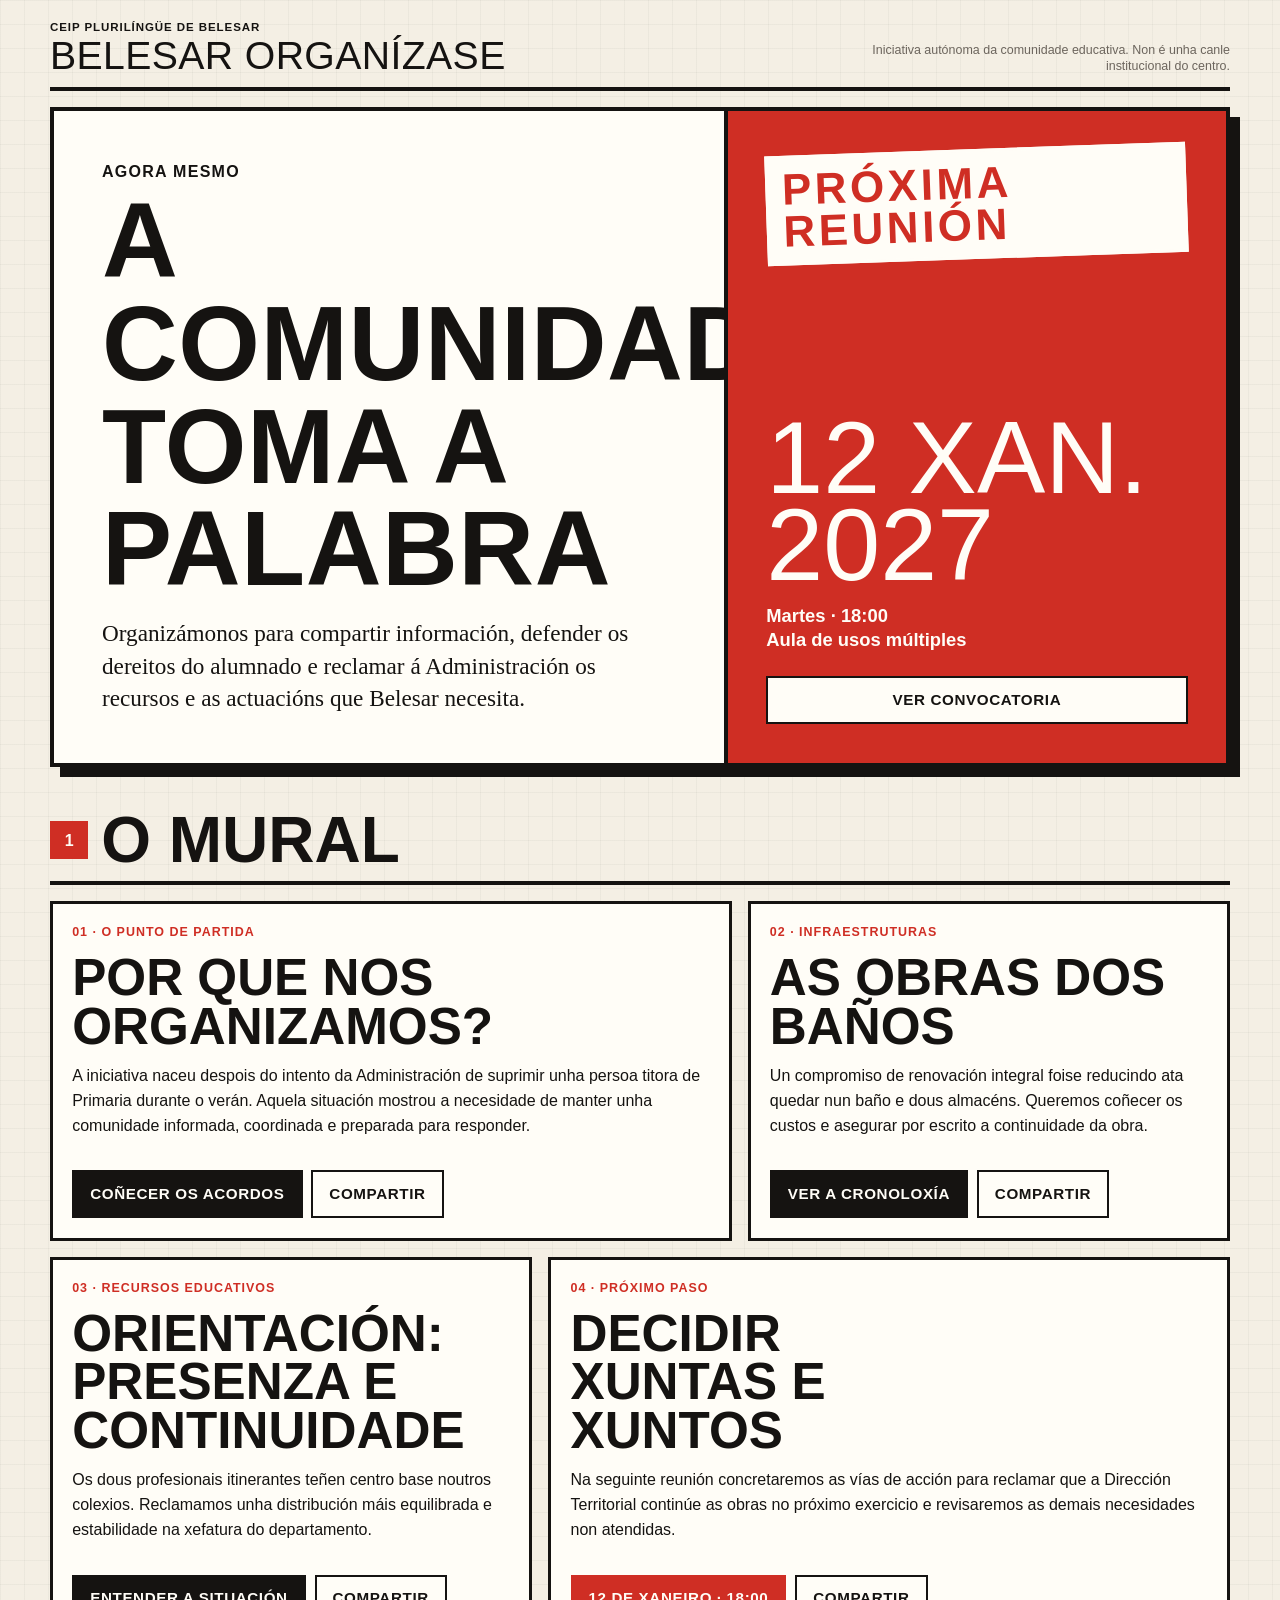
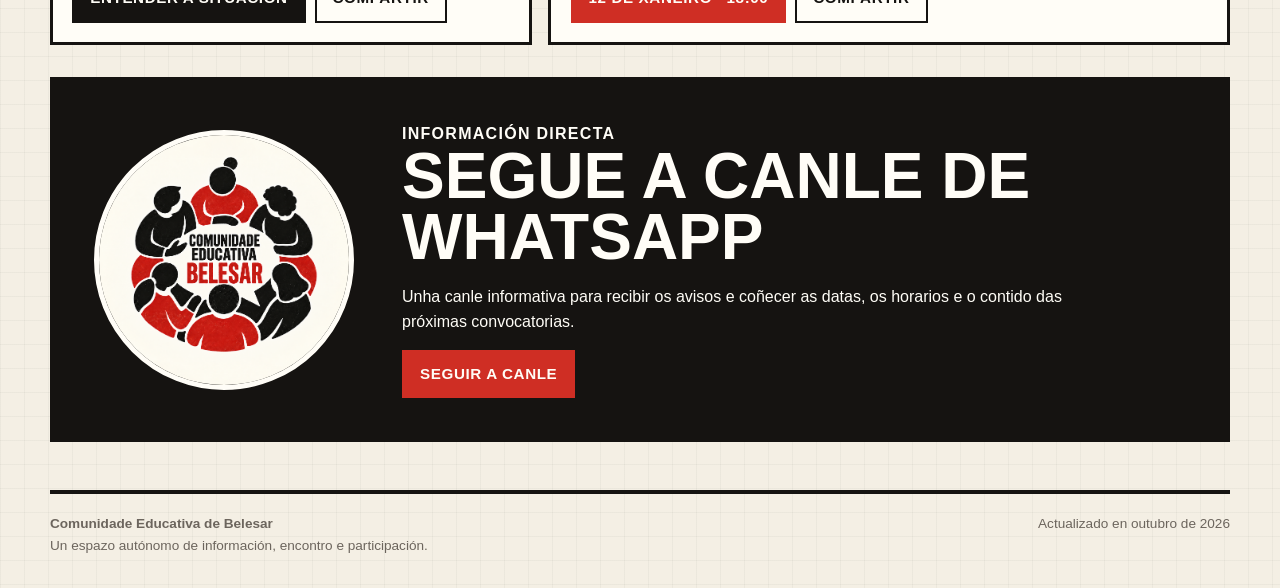
<file: index.html>
<!doctype html>
<html lang="gl">
  <head>
    <meta charset="utf-8">
    <meta name="viewport" content="width=device-width, initial-scale=1">
    <meta name="theme-color" content="#151311">
    <meta name="description" content="Información e participación da comunidade educativa do CEIP Plurilíngüe de Belesar.">
    <meta property="og:title" content="Belesar organízase">
    <meta property="og:description" content="Información, reivindicacións e próximas reunións da comunidade educativa do CEIP Plurilíngüe de Belesar.">
    <meta property="og:type" content="website">
    <title>Belesar organízase | CEIP Plurilíngüe de Belesar</title>
    <link rel="icon" type="image/png" href="assets/icono-comunidade-belesar-v3.png">
    <link rel="stylesheet" href="assets/style.css">
    <script src="assets/site.js" defer></script>
  </head>
  <body>
    <a class="skip-link" href="#contido">Ir ao contido</a>

    <header class="site-header">
      <a class="brand" href="./" aria-label="Belesar organízase, inicio">
        <span class="brand-kicker">CEIP Plurilíngüe de Belesar</span>
        <span class="brand-name">Belesar organízase</span>
      </a>
      <p class="header-note">Iniciativa autónoma da comunidade educativa. Non é unha canle institucional do centro.</p>
    </header>

    <main id="contido" class="page-shell">
      <section class="hero" aria-labelledby="titulo-principal">
        <div class="hero-copy">
          <span class="eyebrow">Agora mesmo</span>
          <h1 id="titulo-principal">A comunidade toma a palabra</h1>
          <p class="hero-deck">Organizámonos para compartir información, defender os dereitos do alumnado e reclamar á Administración os recursos e as actuacións que Belesar necesita.</p>
        </div>
        <div class="event-ticket">
          <span class="stamp">Próxima reunión</span>
          <div>
            <p class="event-date">12 xan.<br>2027</p>
            <p class="event-place">Martes · 18:00<br>Aula de usos múltiples</p>
            <a class="button" href="proxima-asemblea/">Ver convocatoria</a>
          </div>
        </div>
      </section>

      <div class="section-heading">
        <span class="section-marker" aria-hidden="true">1</span>
        <h2>O mural</h2>
      </div>

      <section class="mural-grid" aria-label="Información da comunidade">
        <article class="module">
          <span class="module-number">01 · O punto de partida</span>
          <h3>Por que nos organizamos?</h3>
          <p>A iniciativa naceu despois do intento da Administración de suprimir unha persoa titora de Primaria durante o verán. Aquela situación mostrou a necesidade de manter unha comunidade informada, coordinada e preparada para responder.</p>
          <div class="module-actions">
            <a class="button button-primary" href="acordos/">Coñecer os acordos</a>
            <button class="button button-quiet" type="button" data-share data-share-title="Por que se organiza Belesar" data-share-text="A comunidade educativa de Belesar organízase para defender os recursos e os dereitos do alumnado.">Compartir</button>
            <p class="share-feedback" aria-live="polite"></p>
          </div>
        </article>

        <article class="module">
          <span class="module-number">02 · Infraestruturas</span>
          <h3>As obras dos baños</h3>
          <p>Un compromiso de renovación integral foise reducindo ata quedar nun baño e dous almacéns. Queremos coñecer os custos e asegurar por escrito a continuidade da obra.</p>
          <div class="module-actions">
            <a class="button button-primary" href="obras/">Ver a cronoloxía</a>
            <button class="button button-quiet" type="button" data-share data-share-title="As obras dos baños de Belesar" data-share-text="Coñece como foi cambiando o compromiso de renovación e que reclama a comunidade educativa.">Compartir</button>
            <p class="share-feedback" aria-live="polite"></p>
          </div>
        </article>

        <article class="module">
          <span class="module-number">03 · Recursos educativos</span>
          <h3>Orientación: presenza e continuidade</h3>
          <p>Os dous profesionais itinerantes teñen centro base noutros colexios. Reclamamos unha distribución máis equilibrada e estabilidade na xefatura do departamento.</p>
          <div class="module-actions">
            <a class="button button-primary" href="orientacion/">Entender a situación</a>
            <button class="button button-quiet" type="button" data-share data-share-title="Orientación en Belesar" data-share-text="Máis presenza dos profesionais e continuidade no seguimento do alumnado.">Compartir</button>
            <p class="share-feedback" aria-live="polite"></p>
          </div>
        </article>

        <article class="module">
          <span class="module-number">04 · Próximo paso</span>
          <h3>Decidir xuntas e xuntos</h3>
          <p>Na seguinte reunión concretaremos as vías de acción para reclamar que a Dirección Territorial continúe as obras no próximo exercicio e revisaremos as demais necesidades non atendidas.</p>
          <div class="module-actions">
            <a class="button button-red" href="proxima-asemblea/">12 de xaneiro · 18:00</a>
            <button class="button button-quiet" type="button" data-share data-share-title="Próxima reunión da comunidade educativa do CEIP Plurilíngüe de Belesar" data-share-text="12 de xaneiro de 2027 ás 18:00 na aula de usos múltiples.">Compartir</button>
            <p class="share-feedback" aria-live="polite"></p>
          </div>
        </article>
      </section>

      <section class="whatsapp-panel" aria-labelledby="titulo-whatsapp">
        <div class="group-icon">
          <img src="assets/icono-comunidade-belesar-v3.png" alt="Persoas reunidas en círculo arredor do texto Comunidade Educativa Belesar" width="1024" height="1024">
        </div>
        <div>
          <span class="eyebrow">Información directa</span>
          <h2 id="titulo-whatsapp">Segue a canle de WhatsApp</h2>
          <p>Unha canle informativa para recibir os avisos e coñecer as datas, os horarios e o contido das próximas convocatorias.</p>
          <a class="button button-red" href="https://whatsapp.com/channel/0029VbDdjTV7DAX4DsP3o124" target="_blank" rel="noopener noreferrer">Seguir a canle</a>
        </div>
      </section>

    </main>

    <footer class="site-footer">
      <p><strong>Comunidade Educativa de Belesar</strong><br>Un espazo autónomo de información, encontro e participación.</p>
      <p>Actualizado en outubro de 2026</p>
    </footer>
  </body>
</html>
</file>
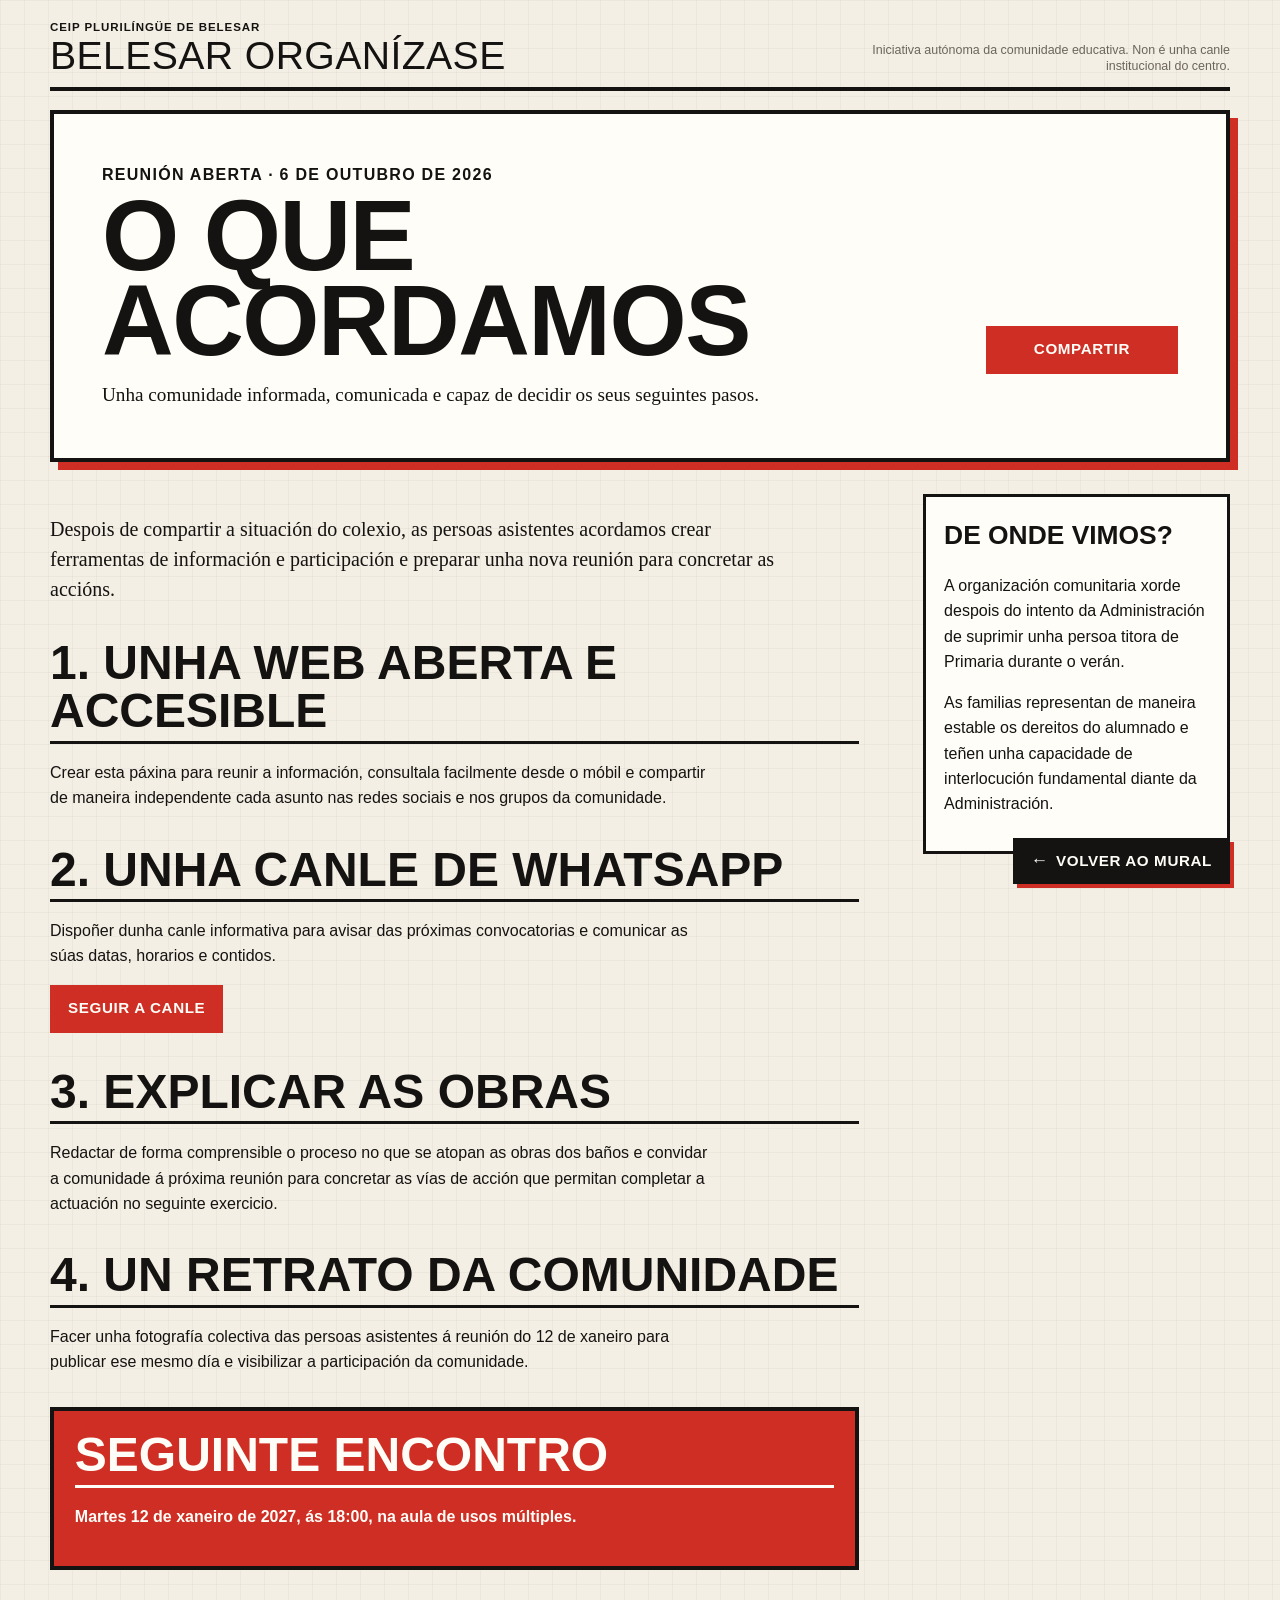
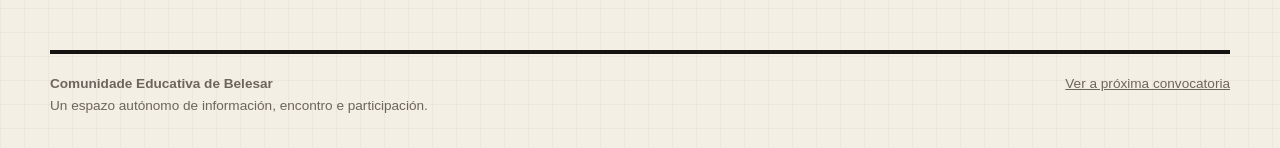
<file: acordos/index.html>
<!doctype html>
<html lang="gl">
  <head>
    <meta charset="utf-8">
    <meta name="viewport" content="width=device-width, initial-scale=1">
    <meta name="theme-color" content="#151311">
    <meta name="description" content="Acordos da reunión aberta da comunidade educativa do CEIP Plurilíngüe de Belesar do 6 de outubro de 2026.">
    <meta property="og:title" content="Acordos da comunidade educativa do CEIP Plurilíngüe de Belesar">
    <meta property="og:description" content="Información, participación, obras e próxima reunión da comunidade educativa.">
    <meta property="og:type" content="article">
    <title>Acordos da comunidade | Belesar organízase</title>
    <link rel="icon" type="image/png" href="../assets/icono-comunidade-belesar-v3.png">
    <link rel="stylesheet" href="../assets/style.css">
    <script src="../assets/site.js" defer></script>
  </head>
  <body>
    <a class="skip-link" href="#contido">Ir ao contido</a>
    <header class="site-header">
      <a class="brand" href="../">
        <span class="brand-kicker">CEIP Plurilíngüe de Belesar</span>
        <span class="brand-name">Belesar organízase</span>
      </a>
      <p class="header-note">Iniciativa autónoma da comunidade educativa. Non é unha canle institucional do centro.</p>
    </header>

    <main id="contido" class="page-shell">
      <header class="article-hero">
        <div>
          <span class="eyebrow">Reunión aberta · 6 de outubro de 2026</span>
          <h1>O que acordamos</h1>
          <p>Unha comunidade informada, comunicada e capaz de decidir os seus seguintes pasos.</p>
        </div>
        <div class="article-tools">
          <button class="button button-red" type="button" data-share data-share-title="Acordos da comunidade educativa do CEIP Plurilíngüe de Belesar" data-share-text="Coñece os acordos da reunión aberta do 6 de outubro de 2026.">Compartir</button>
          <a class="button back-to-mural" href="../">Volver ao mural</a>
          <p class="share-feedback" aria-live="polite"></p>
        </div>
      </header>

      <div class="article-body">
        <article class="article-main">
          <p class="lead">Despois de compartir a situación do colexio, as persoas asistentes acordamos crear ferramentas de información e participación e preparar unha nova reunión para concretar as accións.</p>

          <h2>1. Unha web aberta e accesible</h2>
          <p>Crear esta páxina para reunir a información, consultala facilmente desde o móbil e compartir de maneira independente cada asunto nas redes sociais e nos grupos da comunidade.</p>

          <h2>2. Unha canle de WhatsApp</h2>
          <p>Dispoñer dunha canle informativa para avisar das próximas convocatorias e comunicar as súas datas, horarios e contidos.</p>
          <p><a class="button button-red" href="https://whatsapp.com/channel/0029VbDdjTV7DAX4DsP3o124" target="_blank" rel="noopener noreferrer">Seguir a canle</a></p>

          <h2>3. Explicar as obras</h2>
          <p>Redactar de forma comprensible o proceso no que se atopan as obras dos baños e convidar a comunidade á próxima reunión para concretar as vías de acción que permitan completar a actuación no seguinte exercicio.</p>

          <h2>4. Un retrato da comunidade</h2>
          <p>Facer unha fotografía colectiva das persoas asistentes á reunión do 12 de xaneiro para publicar ese mesmo día e visibilizar a participación da comunidade.</p>

          <section class="demand">
            <h2>Seguinte encontro</h2>
            <p><strong>Martes 12 de xaneiro de 2027, ás 18:00, na aula de usos múltiples.</strong></p>
          </section>
        </article>

        <aside class="aside-card" aria-label="Orixe da iniciativa">
          <h2>De onde vimos?</h2>
          <p>A organización comunitaria xorde despois do intento da Administración de suprimir unha persoa titora de Primaria durante o verán.</p>
          <p>As familias representan de maneira estable os dereitos do alumnado e teñen unha capacidade de interlocución fundamental diante da Administración.</p>
        </aside>
      </div>
    </main>

    <footer class="site-footer">
      <p><strong>Comunidade Educativa de Belesar</strong><br>Un espazo autónomo de información, encontro e participación.</p>
      <p><a href="../proxima-asemblea/">Ver a próxima convocatoria</a></p>
    </footer>
  </body>
</html>
</file>
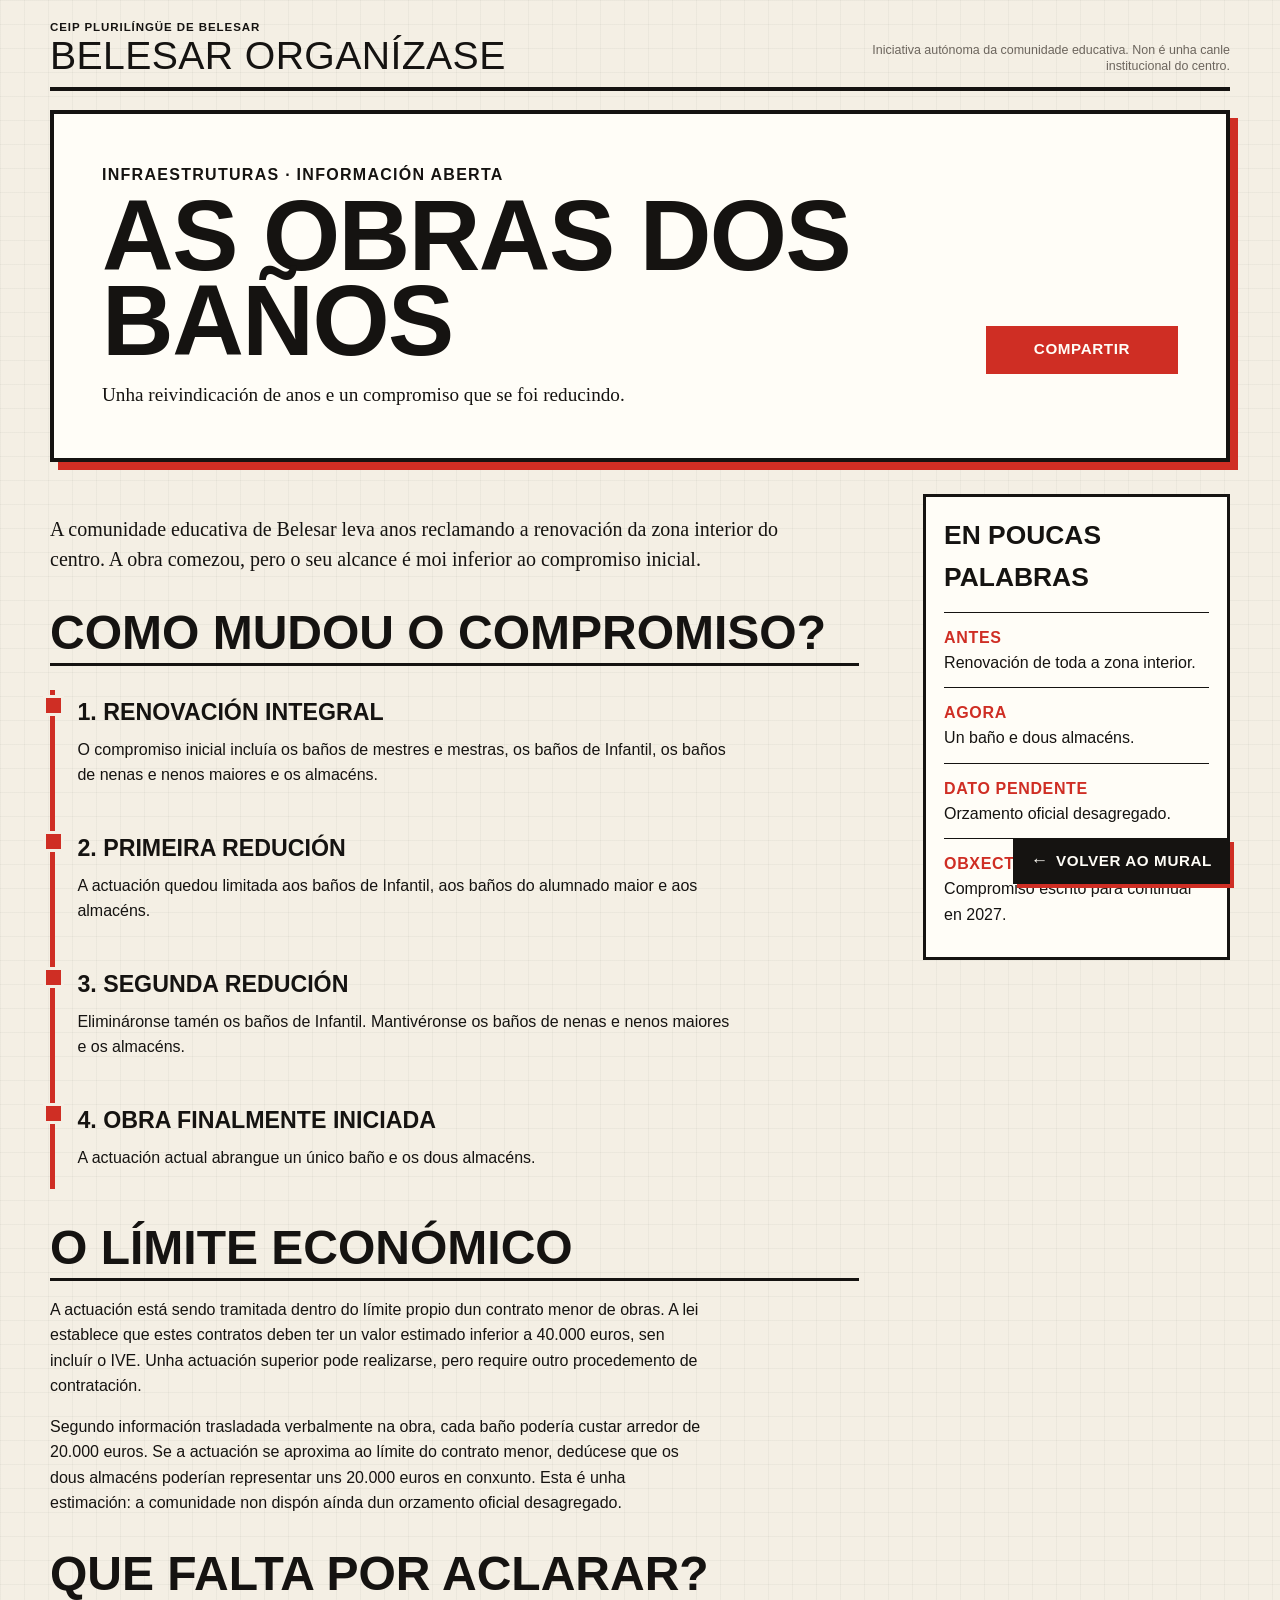
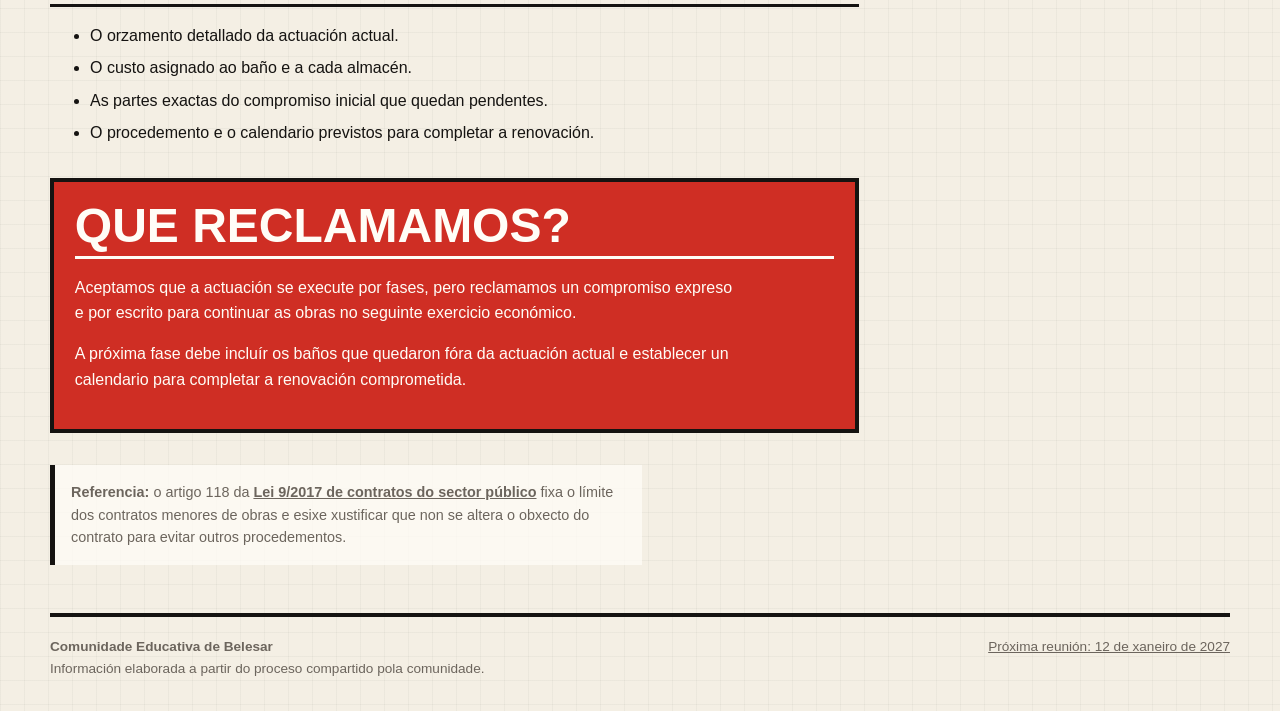
<file: obras/index.html>
<!doctype html>
<html lang="gl">
  <head>
    <meta charset="utf-8">
    <meta name="viewport" content="width=device-width, initial-scale=1">
    <meta name="theme-color" content="#151311">
    <meta name="description" content="Cronoloxía das obras dos baños do CEIP Plurilíngüe de Belesar e reivindicacións da comunidade educativa.">
    <meta property="og:title" content="As obras dos baños de Belesar">
    <meta property="og:description" content="Do compromiso de renovación integral á execución dun único baño e dous almacéns.">
    <meta property="og:type" content="article">
    <title>As obras dos baños | Belesar organízase</title>
    <link rel="icon" type="image/png" href="../assets/icono-comunidade-belesar-v3.png">
    <link rel="stylesheet" href="../assets/style.css">
    <script src="../assets/site.js" defer></script>
  </head>
  <body>
    <a class="skip-link" href="#contido">Ir ao contido</a>
    <header class="site-header">
      <a class="brand" href="../">
        <span class="brand-kicker">CEIP Plurilíngüe de Belesar</span>
        <span class="brand-name">Belesar organízase</span>
      </a>
      <p class="header-note">Iniciativa autónoma da comunidade educativa. Non é unha canle institucional do centro.</p>
    </header>

    <main id="contido" class="page-shell">
      <header class="article-hero">
        <div>
          <span class="eyebrow">Infraestruturas · Información aberta</span>
          <h1>As obras dos baños</h1>
          <p>Unha reivindicación de anos e un compromiso que se foi reducindo.</p>
        </div>
        <div class="article-tools">
          <button class="button button-red" type="button" data-share data-share-title="As obras dos baños de Belesar" data-share-text="Do compromiso de renovación integral á execución dun único baño e dous almacéns.">Compartir</button>
          <a class="button back-to-mural" href="../">Volver ao mural</a>
          <p class="share-feedback" aria-live="polite"></p>
        </div>
      </header>

      <div class="article-body">
        <article class="article-main">
          <p class="lead">A comunidade educativa de Belesar leva anos reclamando a renovación da zona interior do centro. A obra comezou, pero o seu alcance é moi inferior ao compromiso inicial.</p>

          <h2>Como mudou o compromiso?</h2>
          <div class="timeline">
            <section class="timeline-step">
              <h3>1. Renovación integral</h3>
              <p>O compromiso inicial incluía os baños de mestres e mestras, os baños de Infantil, os baños de nenas e nenos maiores e os almacéns.</p>
            </section>
            <section class="timeline-step">
              <h3>2. Primeira redución</h3>
              <p>A actuación quedou limitada aos baños de Infantil, aos baños do alumnado maior e aos almacéns.</p>
            </section>
            <section class="timeline-step">
              <h3>3. Segunda redución</h3>
              <p>Elimináronse tamén os baños de Infantil. Mantivéronse os baños de nenas e nenos maiores e os almacéns.</p>
            </section>
            <section class="timeline-step">
              <h3>4. Obra finalmente iniciada</h3>
              <p>A actuación actual abrangue un único baño e os dous almacéns.</p>
            </section>
          </div>

          <h2>O límite económico</h2>
          <p>A actuación está sendo tramitada dentro do límite propio dun contrato menor de obras. A lei establece que estes contratos deben ter un valor estimado inferior a 40.000 euros, sen incluír o IVE. Unha actuación superior pode realizarse, pero require outro procedemento de contratación.</p>
          <p>Segundo información trasladada verbalmente na obra, cada baño podería custar arredor de 20.000 euros. Se a actuación se aproxima ao límite do contrato menor, dedúcese que os dous almacéns poderían representar uns 20.000 euros en conxunto. Esta é unha estimación: a comunidade non dispón aínda dun orzamento oficial desagregado.</p>

          <h2>Que falta por aclarar?</h2>
          <ul>
            <li>O orzamento detallado da actuación actual.</li>
            <li>O custo asignado ao baño e a cada almacén.</li>
            <li>As partes exactas do compromiso inicial que quedan pendentes.</li>
            <li>O procedemento e o calendario previstos para completar a renovación.</li>
          </ul>

          <section class="demand">
            <h2>Que reclamamos?</h2>
            <p>Aceptamos que a actuación se execute por fases, pero reclamamos un compromiso expreso e por escrito para continuar as obras no seguinte exercicio económico.</p>
            <p>A próxima fase debe incluír os baños que quedaron fóra da actuación actual e establecer un calendario para completar a renovación comprometida.</p>
          </section>

          <p class="source-note"><strong>Referencia:</strong> o artigo 118 da <a href="https://www.boe.es/buscar/act.php?id=BOE-A-2017-12902" target="_blank" rel="noopener noreferrer">Lei 9/2017 de contratos do sector público</a> fixa o límite dos contratos menores de obras e esixe xustificar que non se altera o obxecto do contrato para evitar outros procedementos.</p>
        </article>

        <aside class="aside-card" aria-label="Resumo das obras">
          <h2>En poucas palabras</h2>
          <ul class="fact-list">
            <li><strong>Antes</strong>Renovación de toda a zona interior.</li>
            <li><strong>Agora</strong>Un baño e dous almacéns.</li>
            <li><strong>Dato pendente</strong>Orzamento oficial desagregado.</li>
            <li><strong>Obxectivo</strong>Compromiso escrito para continuar en 2027.</li>
          </ul>
        </aside>
      </div>
    </main>

    <footer class="site-footer">
      <p><strong>Comunidade Educativa de Belesar</strong><br>Información elaborada a partir do proceso compartido pola comunidade.</p>
      <p><a href="../proxima-asemblea/">Próxima reunión: 12 de xaneiro de 2027</a></p>
    </footer>
  </body>
</html>
</file>
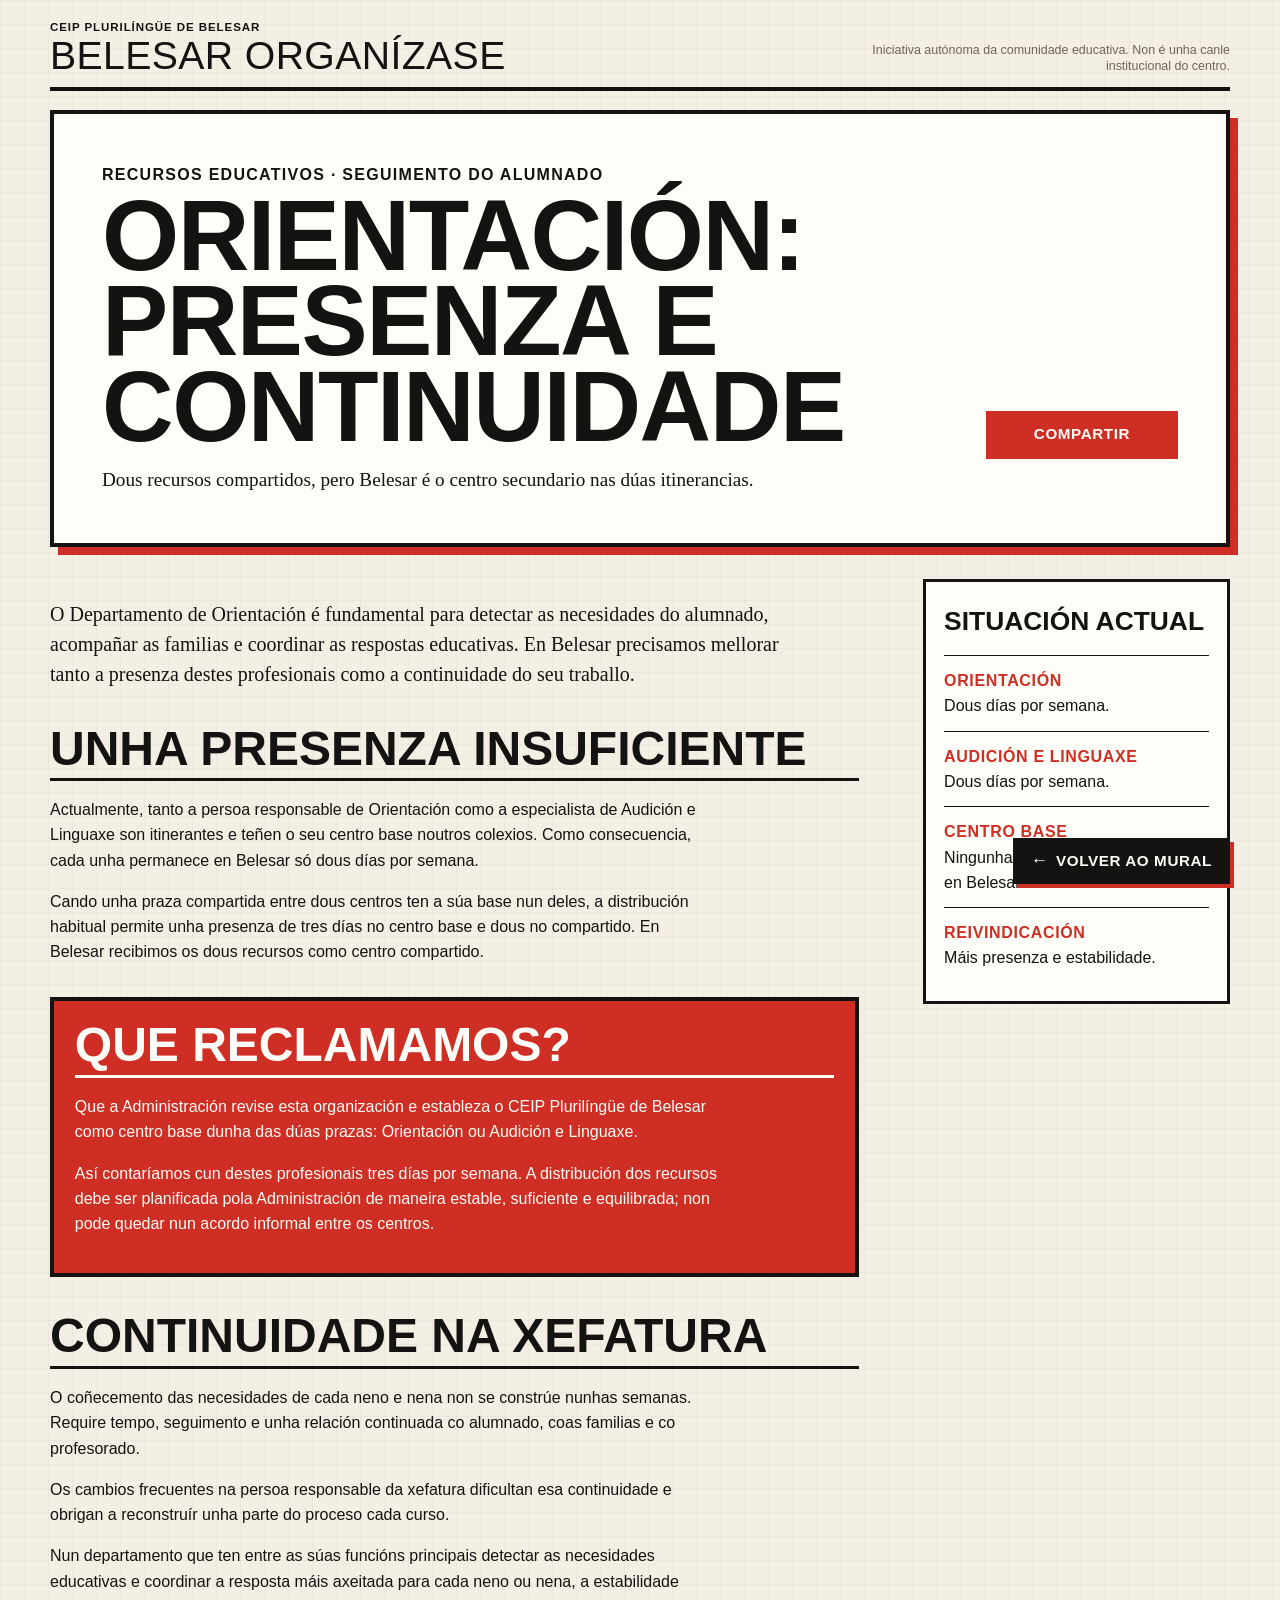
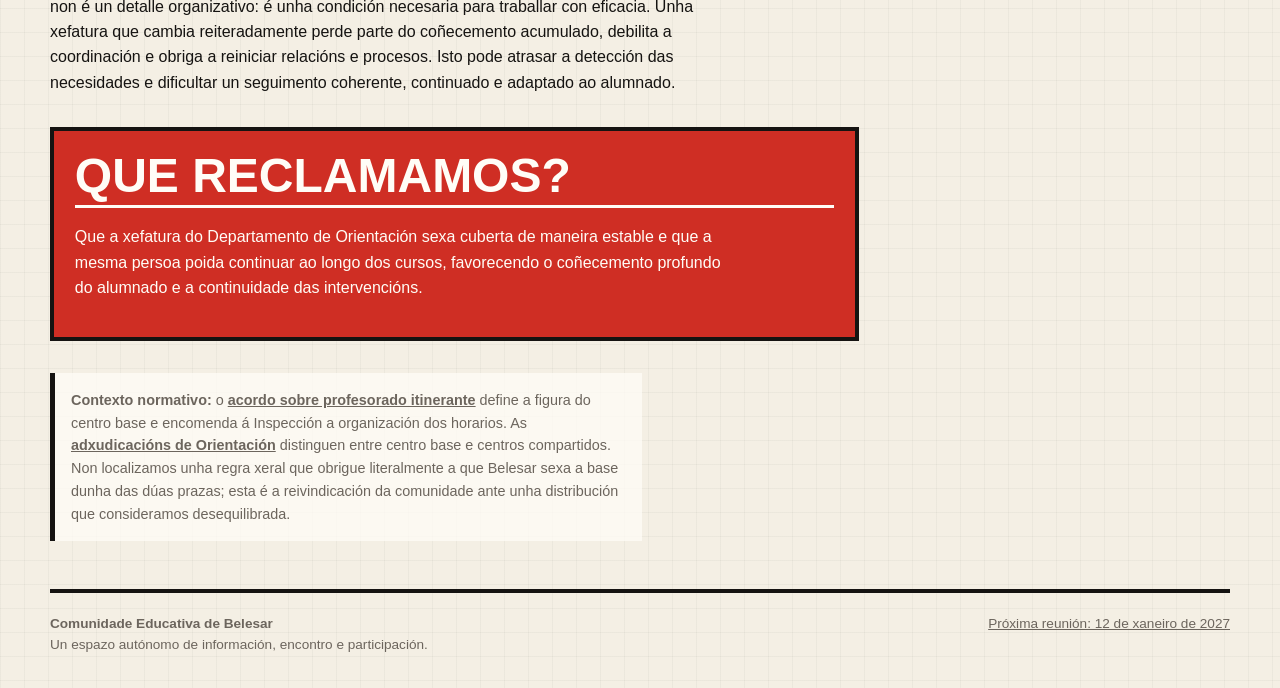
<file: orientacion/index.html>
<!doctype html>
<html lang="gl">
  <head>
    <meta charset="utf-8">
    <meta name="viewport" content="width=device-width, initial-scale=1">
    <meta name="theme-color" content="#151311">
    <meta name="description" content="Situación e reivindicacións sobre o Departamento de Orientación do CEIP Plurilíngüe de Belesar.">
    <meta property="og:title" content="Orientación en Belesar: presenza e continuidade">
    <meta property="og:description" content="Reclamamos unha distribución equilibrada dos recursos e estabilidade no seguimento do alumnado.">
    <meta property="og:type" content="article">
    <title>Orientación: presenza e continuidade | Belesar organízase</title>
    <link rel="icon" type="image/png" href="../assets/icono-comunidade-belesar-v3.png">
    <link rel="stylesheet" href="../assets/style.css">
    <script src="../assets/site.js" defer></script>
  </head>
  <body>
    <a class="skip-link" href="#contido">Ir ao contido</a>
    <header class="site-header">
      <a class="brand" href="../">
        <span class="brand-kicker">CEIP Plurilíngüe de Belesar</span>
        <span class="brand-name">Belesar organízase</span>
      </a>
      <p class="header-note">Iniciativa autónoma da comunidade educativa. Non é unha canle institucional do centro.</p>
    </header>

    <main id="contido" class="page-shell">
      <header class="article-hero">
        <div>
          <span class="eyebrow">Recursos educativos · Seguimento do alumnado</span>
          <h1>Orientación: presenza e continuidade</h1>
          <p>Dous recursos compartidos, pero Belesar é o centro secundario nas dúas itinerancias.</p>
        </div>
        <div class="article-tools">
          <button class="button button-red" type="button" data-share data-share-title="Orientación en Belesar" data-share-text="Máis presenza dos profesionais e continuidade no seguimento do alumnado.">Compartir</button>
          <a class="button back-to-mural" href="../">Volver ao mural</a>
          <p class="share-feedback" aria-live="polite"></p>
        </div>
      </header>

      <div class="article-body">
        <article class="article-main">
          <p class="lead">O Departamento de Orientación é fundamental para detectar as necesidades do alumnado, acompañar as familias e coordinar as respostas educativas. En Belesar precisamos mellorar tanto a presenza destes profesionais como a continuidade do seu traballo.</p>

          <h2>Unha presenza insuficiente</h2>
          <p>Actualmente, tanto a persoa responsable de Orientación como a especialista de Audición e Linguaxe son itinerantes e teñen o seu centro base noutros colexios. Como consecuencia, cada unha permanece en Belesar só dous días por semana.</p>
          <p>Cando unha praza compartida entre dous centros ten a súa base nun deles, a distribución habitual permite unha presenza de tres días no centro base e dous no compartido. En Belesar recibimos os dous recursos como centro compartido.</p>

          <section class="demand">
            <h2>Que reclamamos?</h2>
            <p>Que a Administración revise esta organización e estableza o CEIP Plurilíngüe de Belesar como centro base dunha das dúas prazas: Orientación ou Audición e Linguaxe.</p>
            <p>Así contaríamos cun destes profesionais tres días por semana. A distribución dos recursos debe ser planificada pola Administración de maneira estable, suficiente e equilibrada; non pode quedar nun acordo informal entre os centros.</p>
          </section>

          <h2>Continuidade na xefatura</h2>
          <p>O coñecemento das necesidades de cada neno e nena non se constrúe nunhas semanas. Require tempo, seguimento e unha relación continuada co alumnado, coas familias e co profesorado.</p>
          <p>Os cambios frecuentes na persoa responsable da xefatura dificultan esa continuidade e obrigan a reconstruír unha parte do proceso cada curso.</p>
          <p>Nun departamento que ten entre as súas funcións principais detectar as necesidades educativas e coordinar a resposta máis axeitada para cada neno ou nena, a estabilidade non é un detalle organizativo: é unha condición necesaria para traballar con eficacia. Unha xefatura que cambia reiteradamente perde parte do coñecemento acumulado, debilita a coordinación e obriga a reiniciar relacións e procesos. Isto pode atrasar a detección das necesidades e dificultar un seguimento coherente, continuado e adaptado ao alumnado.</p>

          <section class="demand">
            <h2>Que reclamamos?</h2>
            <p>Que a xefatura do Departamento de Orientación sexa cuberta de maneira estable e que a mesma persoa poida continuar ao longo dos cursos, favorecendo o coñecemento profundo do alumnado e a continuidade das intervencións.</p>
          </section>

          <p class="source-note"><strong>Contexto normativo:</strong> o <a href="https://www.edu.xunta.gal/centros/ceipcastinheiro/system/files/acordo_itinerancias.pdf" target="_blank" rel="noopener noreferrer">acordo sobre profesorado itinerante</a> define a figura do centro base e encomenda á Inspección a organización dos horarios. As <a href="https://www.xunta.gal/dog/Publicados/2026/20260327/AnuncioG0761-180326-0002_es.html" target="_blank" rel="noopener noreferrer">adxudicacións de Orientación</a> distinguen entre centro base e centros compartidos. Non localizamos unha regra xeral que obrigue literalmente a que Belesar sexa a base dunha das dúas prazas; esta é a reivindicación da comunidade ante unha distribución que consideramos desequilibrada.</p>
        </article>

        <aside class="aside-card" aria-label="Resumo de Orientación">
          <h2>Situación actual</h2>
          <ul class="fact-list">
            <li><strong>Orientación</strong>Dous días por semana.</li>
            <li><strong>Audición e Linguaxe</strong>Dous días por semana.</li>
            <li><strong>Centro base</strong>Ningunha das dúas prazas ten base en Belesar.</li>
            <li><strong>Reivindicación</strong>Máis presenza e estabilidade.</li>
          </ul>
        </aside>
      </div>
    </main>

    <footer class="site-footer">
      <p><strong>Comunidade Educativa de Belesar</strong><br>Un espazo autónomo de información, encontro e participación.</p>
      <p><a href="../proxima-asemblea/">Próxima reunión: 12 de xaneiro de 2027</a></p>
    </footer>
  </body>
</html>
</file>
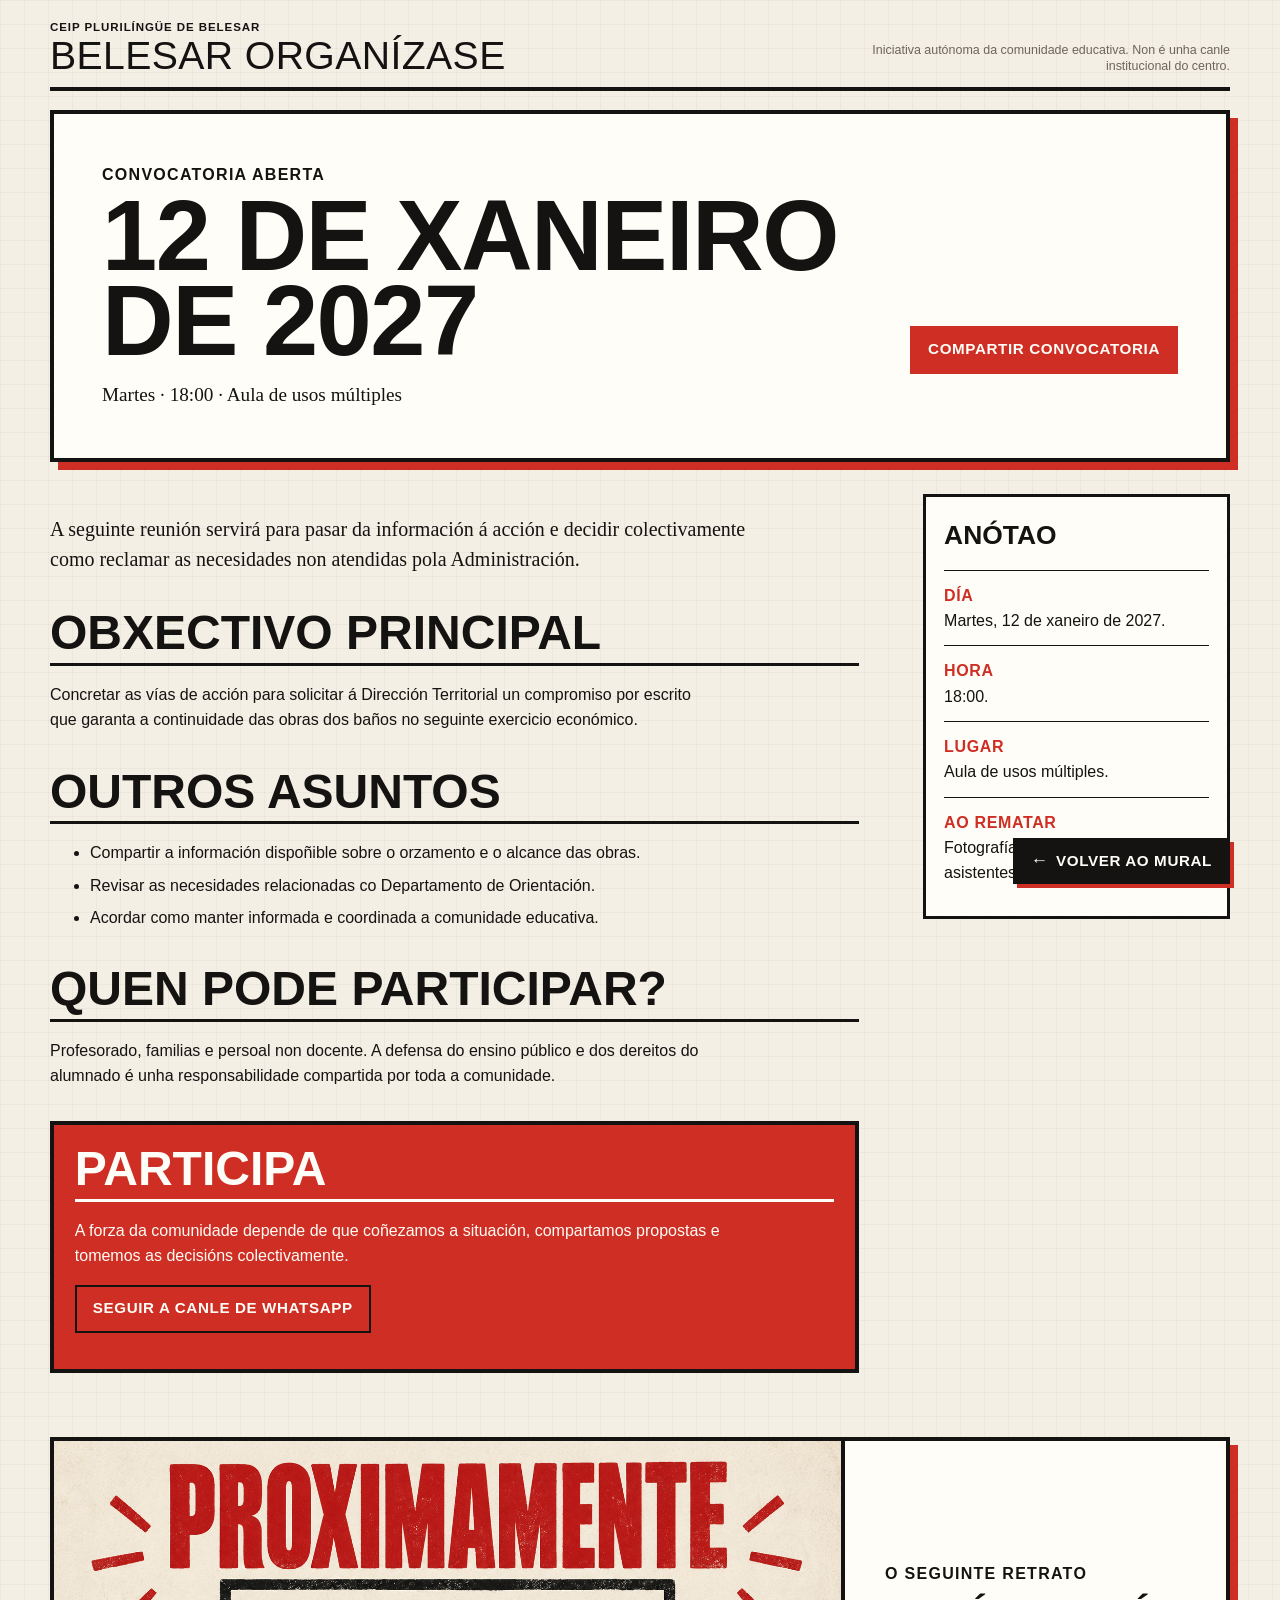
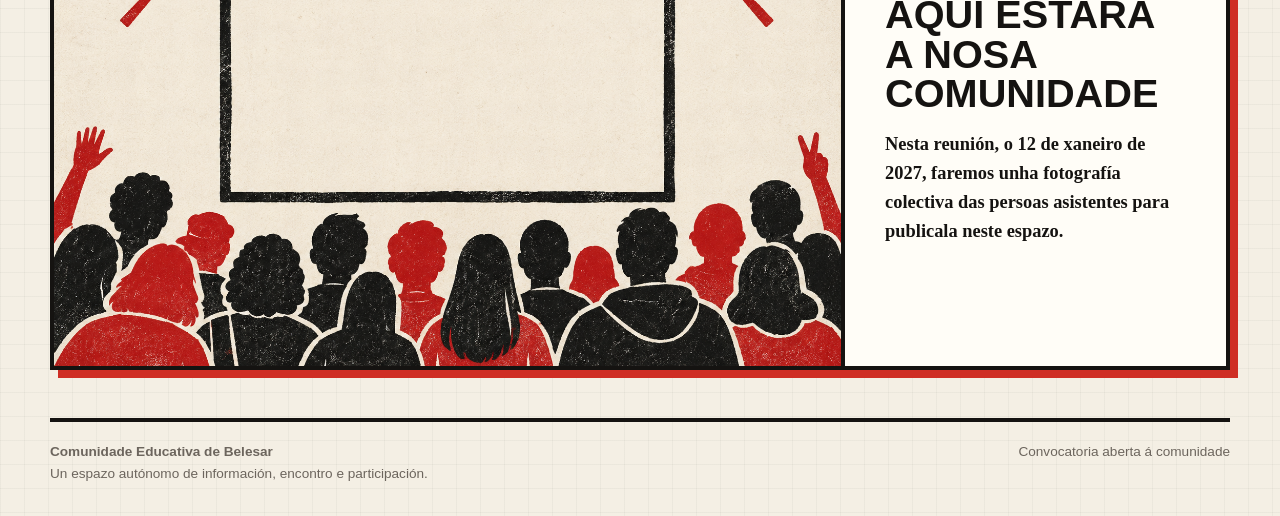
<file: proxima-asemblea/index.html>
<!doctype html>
<html lang="gl">
  <head>
    <meta charset="utf-8">
    <meta name="viewport" content="width=device-width, initial-scale=1">
    <meta name="theme-color" content="#cf2e24">
    <meta name="description" content="Próxima reunión da comunidade educativa do CEIP Plurilíngüe de Belesar: 12 de xaneiro de 2027 ás 18:00.">
    <meta property="og:title" content="Próxima reunión da comunidade educativa do CEIP Plurilíngüe de Belesar">
    <meta property="og:description" content="12 de xaneiro de 2027 ás 18:00 na aula de usos múltiples.">
    <meta property="og:type" content="article">
    <title>Próxima reunión | Belesar organízase</title>
    <link rel="icon" type="image/png" href="../assets/icono-comunidade-belesar-v3.png">
    <link rel="stylesheet" href="../assets/style.css">
    <script src="../assets/site.js" defer></script>
  </head>
  <body>
    <a class="skip-link" href="#contido">Ir ao contido</a>
    <header class="site-header">
      <a class="brand" href="../">
        <span class="brand-kicker">CEIP Plurilíngüe de Belesar</span>
        <span class="brand-name">Belesar organízase</span>
      </a>
      <p class="header-note">Iniciativa autónoma da comunidade educativa. Non é unha canle institucional do centro.</p>
    </header>

    <main id="contido" class="page-shell">
      <header class="article-hero">
        <div>
          <span class="eyebrow">Convocatoria aberta</span>
          <h1>12 de xaneiro de 2027</h1>
          <p>Martes · 18:00 · Aula de usos múltiples</p>
        </div>
        <div class="article-tools">
          <button class="button button-red" type="button" data-share data-share-title="Próxima reunión da comunidade educativa do CEIP Plurilíngüe de Belesar" data-share-text="12 de xaneiro de 2027 ás 18:00 na aula de usos múltiples. Participa!">Compartir convocatoria</button>
          <a class="button back-to-mural" href="../">Volver ao mural</a>
          <p class="share-feedback" aria-live="polite"></p>
        </div>
      </header>

      <div class="article-body">
        <article class="article-main">
          <p class="lead">A seguinte reunión servirá para pasar da información á acción e decidir colectivamente como reclamar as necesidades non atendidas pola Administración.</p>

          <h2>Obxectivo principal</h2>
          <p>Concretar as vías de acción para solicitar á Dirección Territorial un compromiso por escrito que garanta a continuidade das obras dos baños no seguinte exercicio económico.</p>

          <h2>Outros asuntos</h2>
          <ul>
            <li>Compartir a información dispoñible sobre o orzamento e o alcance das obras.</li>
            <li>Revisar as necesidades relacionadas co Departamento de Orientación.</li>
            <li>Acordar como manter informada e coordinada a comunidade educativa.</li>
          </ul>

          <h2>Quen pode participar?</h2>
          <p>Profesorado, familias e persoal non docente. A defensa do ensino público e dos dereitos do alumnado é unha responsabilidade compartida por toda a comunidade.</p>

          <section class="demand">
            <h2>Participa</h2>
            <p>A forza da comunidade depende de que coñezamos a situación, compartamos propostas e tomemos as decisións colectivamente.</p>
            <p><a class="button" href="https://whatsapp.com/channel/0029VbDdjTV7DAX4DsP3o124" target="_blank" rel="noopener noreferrer">Seguir a canle de WhatsApp</a></p>
          </section>
        </article>

        <aside class="aside-card" aria-label="Datos da reunión">
          <h2>Anótao</h2>
          <ul class="fact-list">
            <li><strong>Día</strong>Martes, 12 de xaneiro de 2027.</li>
            <li><strong>Hora</strong>18:00.</li>
            <li><strong>Lugar</strong>Aula de usos múltiples.</li>
            <li><strong>Ao rematar</strong>Fotografía colectiva das persoas asistentes.</li>
          </ul>
        </aside>
      </div>

      <section class="photo-placeholder" aria-labelledby="titulo-foto">
        <img src="../assets/foto-comunidade-proximamente.png" alt="Cartel Proximamente que reserva o espazo para a futura fotografía da comunidade" width="1536" height="1024">
        <div class="photo-copy">
          <span class="eyebrow">O seguinte retrato</span>
          <h2 id="titulo-foto">Aquí estará a nosa comunidade</h2>
          <p>Nesta reunión, o 12 de xaneiro de 2027, faremos unha fotografía colectiva das persoas asistentes para publicala neste espazo.</p>
        </div>
      </section>
    </main>

    <footer class="site-footer">
      <p><strong>Comunidade Educativa de Belesar</strong><br>Un espazo autónomo de información, encontro e participación.</p>
      <p>Convocatoria aberta á comunidade</p>
    </footer>
  </body>
</html>
</file>
<file: assets/style.css>
:root {
  --ink: #151311;
  --paper: #f4efe4;
  --paper-light: #fffdf7;
  --red: #cf2e24;
  --line: #26221e;
  --muted: #6c655d;
  --max: 1180px;
}

* {
  box-sizing: border-box;
}

html {
  scroll-behavior: smooth;
}

body {
  margin: 0;
  color: var(--ink);
  background-color: var(--paper);
  background-image:
    linear-gradient(rgba(21, 19, 17, 0.035) 1px, transparent 1px),
    linear-gradient(90deg, rgba(21, 19, 17, 0.035) 1px, transparent 1px);
  background-size: 24px 24px;
  font-family: Arial, Helvetica, sans-serif;
  font-size: 1rem;
  line-height: 1.58;
}

a {
  color: inherit;
}

img {
  display: block;
  max-width: 100%;
}

button,
.button {
  min-height: 48px;
  border: 2px solid var(--ink);
  border-radius: 0;
  padding: 0.7rem 1rem;
  font: 800 0.95rem/1.1 Arial, Helvetica, sans-serif;
  text-transform: uppercase;
  letter-spacing: 0.04em;
  overflow-wrap: anywhere;
  text-align: center;
  cursor: pointer;
}

.button {
  display: inline-flex;
  align-items: center;
  justify-content: center;
  text-decoration: none;
}

.button-primary {
  color: var(--paper-light);
  background: var(--ink);
}

.button-primary:hover,
.button-primary:focus-visible {
  color: var(--ink);
  background: var(--paper-light);
}

.button-red {
  color: var(--paper-light);
  background: var(--red);
  border-color: var(--red);
}

.button-red:hover,
.button-red:focus-visible {
  color: var(--red);
  background: var(--paper-light);
}

.button-quiet {
  color: var(--ink);
  background: transparent;
}

.button-quiet:hover,
.button-quiet:focus-visible {
  background: var(--ink);
  color: var(--paper-light);
}

:focus-visible {
  outline: 4px solid #2864d7;
  outline-offset: 3px;
}

.skip-link {
  position: absolute;
  left: 1rem;
  top: -10rem;
  z-index: 100;
  padding: 0.8rem 1rem;
  color: white;
  background: var(--ink);
}

.skip-link:focus {
  top: 1rem;
}

.site-header,
.page-shell,
.site-footer {
  width: min(calc(100% - 2rem), var(--max));
  margin-inline: auto;
}

.site-header {
  display: flex;
  align-items: flex-end;
  justify-content: space-between;
  gap: 1rem;
  padding: 1.15rem 0 0.8rem;
  border-bottom: 4px solid var(--ink);
}

.brand {
  color: var(--ink);
  text-decoration: none;
}

.brand-kicker,
.eyebrow,
.stamp,
.module-number,
.date-label {
  font-weight: 900;
  text-transform: uppercase;
  letter-spacing: 0.08em;
}

.brand-kicker {
  display: block;
  font-size: 0.72rem;
}

.brand-name {
  display: block;
  font-family: Impact, Haettenschweiler, "Arial Narrow Bold", sans-serif;
  font-size: clamp(1.55rem, 4vw, 2.45rem);
  line-height: 0.96;
  letter-spacing: 0.01em;
  text-transform: uppercase;
}

.header-note {
  max-width: 24rem;
  margin: 0;
  color: var(--muted);
  font-size: 0.78rem;
  line-height: 1.3;
  text-align: right;
}

.hero {
  display: grid;
  overflow: hidden;
  grid-template-columns: minmax(0, 1.15fr) minmax(340px, 0.85fr);
  gap: 0;
  margin: 1rem 0 2rem;
  border: 4px solid var(--ink);
  background: var(--paper-light);
  box-shadow: 10px 10px 0 var(--ink);
}

.hero-copy {
  min-width: 0;
  padding: clamp(1.25rem, 4vw, 3rem);
  border-right: 4px solid var(--ink);
}

.hero h1,
.article-hero h1 {
  max-width: 13ch;
  margin: 0.35rem 0 1rem;
  font-family: Impact, Haettenschweiler, "Arial Narrow Bold", sans-serif;
  font-size: clamp(3.25rem, 9vw, 7.8rem);
  font-weight: 900;
  line-height: 0.86;
  letter-spacing: -0.015em;
  text-transform: uppercase;
}

.hero h1 {
  max-width: 100%;
  font-size: clamp(3.1rem, 8.2vw, 7.2rem);
  line-height: 0.98;
  letter-spacing: 0.005em;
}

.hero-deck {
  max-width: 42rem;
  margin: 0;
  font-family: Georgia, "Times New Roman", serif;
  font-size: clamp(1.08rem, 2vw, 1.45rem);
  line-height: 1.4;
}

.event-ticket {
  display: flex;
  width: 100%;
  min-width: 0;
  min-height: 31rem;
  flex-direction: column;
  justify-content: space-between;
  gap: 2.5rem;
  padding: clamp(1.6rem, 3vw, 2.5rem);
  color: var(--paper-light);
  background: var(--red);
}

.event-ticket .stamp {
  display: inline-block;
  align-self: flex-start;
  padding: 0.65rem 0.85rem;
  border: 3px solid var(--paper-light);
  color: var(--red);
  background: var(--paper-light);
  transform: rotate(-2deg);
  font-family: Impact, Haettenschweiler, "Arial Narrow Bold", sans-serif;
  font-size: clamp(1.75rem, 3.5vw, 2.75rem);
  line-height: 0.95;
  max-width: 100%;
}

.event-date {
  margin: 0;
  font-family: Impact, Haettenschweiler, "Arial Narrow Bold", sans-serif;
  font-size: clamp(4.2rem, 8vw, 7rem);
  line-height: 0.85;
  text-transform: uppercase;
}

.event-place {
  margin: 1rem 0 1.5rem;
  font-size: 1.15rem;
  font-weight: 800;
  line-height: 1.3;
}

.event-ticket .button {
  width: 100%;
  color: var(--ink);
  background: var(--paper-light);
}

.event-ticket .button:hover,
.event-ticket .button:focus-visible {
  color: var(--paper-light);
  background: var(--ink);
}

.section-heading {
  display: flex;
  align-items: center;
  gap: 0.8rem;
  margin: 2.6rem 0 1rem;
  padding-bottom: 0.55rem;
  border-bottom: 4px solid var(--ink);
}

.section-heading h2 {
  margin: 0;
  font-family: Impact, Haettenschweiler, "Arial Narrow Bold", sans-serif;
  font-size: clamp(2rem, 5vw, 4rem);
  line-height: 1;
  text-transform: uppercase;
}

.section-marker {
  display: grid;
  flex: 0 0 auto;
  width: 2.4rem;
  height: 2.4rem;
  place-items: center;
  color: var(--paper-light);
  background: var(--red);
  font-weight: 900;
}

.mural-grid {
  display: grid;
  grid-template-columns: repeat(12, 1fr);
  gap: 1rem;
}

.module {
  position: relative;
  display: flex;
  min-height: 19rem;
  flex-direction: column;
  padding: 1.2rem;
  border: 3px solid var(--ink);
  background: var(--paper-light);
}

.module:nth-child(1),
.module:nth-child(4) {
  grid-column: span 7;
}

.module:nth-child(2),
.module:nth-child(3) {
  grid-column: span 5;
}

.module-number {
  color: var(--red);
  font-size: 0.78rem;
}

.module h3 {
  max-width: 14ch;
  margin: 0.7rem 0;
  font-family: Impact, Haettenschweiler, "Arial Narrow Bold", sans-serif;
  font-size: clamp(2.1rem, 4vw, 3.7rem);
  line-height: 0.95;
  text-transform: uppercase;
}

.module p {
  max-width: 42rem;
  margin: 0 0 1rem;
}

.module-actions {
  display: flex;
  flex-wrap: wrap;
  gap: 0.55rem;
  margin-top: auto;
  padding-top: 1rem;
}

.whatsapp-panel {
  display: grid;
  grid-template-columns: minmax(170px, 260px) minmax(0, 1fr);
  gap: clamp(1.25rem, 4vw, 3rem);
  align-items: center;
  margin: 2rem 0;
  padding: clamp(1rem, 4vw, 2.5rem);
  border: 4px solid var(--ink);
  background: var(--ink);
  color: var(--paper-light);
}

.group-icon {
  overflow: hidden;
  aspect-ratio: 1;
  border: 5px solid var(--paper-light);
  border-radius: 50%;
  background: var(--paper-light);
}

.group-icon img {
  width: 100%;
  height: 100%;
  object-fit: cover;
}

.whatsapp-panel h2 {
  margin: 0 0 0.5rem;
  font-family: Impact, Haettenschweiler, "Arial Narrow Bold", sans-serif;
  font-size: clamp(2rem, 5vw, 4.5rem);
  line-height: 0.95;
  text-transform: uppercase;
}

.whatsapp-panel p {
  max-width: 45rem;
}

.photo-placeholder {
  display: grid;
  grid-template-columns: minmax(0, 1.35fr) minmax(260px, 0.65fr);
  margin: 2rem 0;
  border: 4px solid var(--ink);
  background: var(--paper-light);
  box-shadow: 8px 8px 0 var(--red);
}

.photo-placeholder img {
  width: 100%;
  height: 100%;
  min-height: 320px;
  border-right: 4px solid var(--ink);
  object-fit: cover;
}

.photo-copy {
  display: flex;
  min-width: 0;
  flex-direction: column;
  justify-content: center;
  padding: clamp(1.25rem, 4vw, 2.5rem);
}

.photo-copy h2 {
  max-width: 100%;
  margin: 0.55rem 0 1rem;
  font-family: Impact, Haettenschweiler, "Arial Narrow Bold", sans-serif;
  font-size: clamp(1.9rem, 3.1vw, 3.2rem);
  line-height: 1;
  overflow-wrap: anywhere;
  text-transform: uppercase;
}

.photo-copy p {
  margin: 0;
  font-family: Georgia, "Times New Roman", serif;
  font-size: 1.15rem;
  font-weight: 700;
}

.site-footer {
  display: grid;
  grid-template-columns: 1fr auto;
  gap: 1rem;
  margin-top: 3rem;
  padding: 1.2rem 0 2rem;
  border-top: 4px solid var(--ink);
  color: var(--muted);
  font-size: 0.85rem;
}

.site-footer p {
  margin: 0;
}

.article-hero {
  display: grid;
  grid-template-columns: minmax(0, 1fr) auto;
  gap: 1.5rem;
  align-items: end;
  margin: 1.2rem 0 2rem;
  padding: clamp(1.3rem, 4vw, 3rem);
  border: 4px solid var(--ink);
  background: var(--paper-light);
  box-shadow: 8px 8px 0 var(--red);
}

.article-hero h1 {
  max-width: 16ch;
  font-size: clamp(2.8rem, 8vw, 6.2rem);
}

.article-hero p {
  max-width: 45rem;
  margin: 0;
  font-family: Georgia, "Times New Roman", serif;
  font-size: 1.2rem;
}

.article-tools {
  display: flex;
  flex-direction: column;
  gap: 0.6rem;
  min-width: 12rem;
}

.back-to-mural {
  position: fixed;
  right: max(1rem, calc((100vw - var(--max)) / 2));
  bottom: max(1rem, env(safe-area-inset-bottom));
  z-index: 50;
  width: auto;
  min-height: 46px;
  color: var(--paper-light);
  background: var(--ink);
  border-color: var(--ink);
  box-shadow: 4px 4px 0 var(--red);
}

.back-to-mural::before {
  content: "←";
  margin-right: 0.45rem;
  font-size: 1.15em;
}

.back-to-mural:hover,
.back-to-mural:focus-visible {
  color: var(--ink);
  background: var(--paper-light);
}

.article-body {
  display: grid;
  grid-template-columns: minmax(0, 1fr) minmax(250px, 0.38fr);
  gap: clamp(1.5rem, 5vw, 4rem);
  align-items: start;
}

.article-main {
  min-width: 0;
}

.article-main h2,
.article-main h3,
.aside-card h2 {
  font-family: Impact, Haettenschweiler, "Arial Narrow Bold", sans-serif;
  text-transform: uppercase;
}

.article-main h2 {
  margin: 2.2rem 0 0.7rem;
  padding-bottom: 0.35rem;
  border-bottom: 3px solid var(--ink);
  font-size: clamp(1.8rem, 4vw, 3rem);
  line-height: 1;
}

.article-main h3 {
  margin: 1.5rem 0 0.4rem;
  font-size: 1.45rem;
}

.article-main p,
.article-main li {
  max-width: 74ch;
}

.article-main li + li {
  margin-top: 0.45rem;
}

.lead {
  font-family: Georgia, "Times New Roman", serif;
  font-size: 1.25rem;
  line-height: 1.5;
}

.timeline {
  margin: 1.5rem 0;
  border-left: 5px solid var(--red);
}

.timeline-step {
  position: relative;
  padding: 0.25rem 0 1.4rem 1.4rem;
}

.timeline-step::before {
  content: "";
  position: absolute;
  left: -0.72rem;
  top: 0.35rem;
  width: 0.9rem;
  height: 0.9rem;
  border: 3px solid var(--paper);
  background: var(--red);
}

.timeline-step:last-child {
  padding-bottom: 0.2rem;
}

.timeline-step h3,
.timeline-step p {
  margin-top: 0;
}

.demand {
  margin: 2rem 0;
  padding: 1.3rem;
  border: 4px solid var(--ink);
  background: var(--red);
  color: var(--paper-light);
}

.demand h2 {
  border-color: currentColor;
  margin-top: 0;
}

.aside-card {
  position: sticky;
  top: 1rem;
  padding: 1.15rem;
  border: 3px solid var(--ink);
  background: var(--paper-light);
}

.aside-card h2 {
  margin: 0 0 0.8rem;
  font-size: 1.65rem;
}

.fact-list {
  margin: 0;
  padding: 0;
  list-style: none;
}

.fact-list li {
  padding: 0.75rem 0;
  border-top: 1px solid var(--ink);
}

.fact-list strong {
  display: block;
  color: var(--red);
  text-transform: uppercase;
  letter-spacing: 0.04em;
}

.source-note {
  margin: 2rem 0 0;
  padding: 1rem;
  border-left: 5px solid var(--ink);
  background: rgba(255, 253, 247, 0.74);
  color: var(--muted);
  font-size: 0.9rem;
}

.source-note a {
  font-weight: 700;
}

.share-feedback {
  min-height: 1.4em;
  margin: 0.4rem 0 0;
  color: var(--muted);
  font-size: 0.85rem;
}

@media (max-width: 900px) {
  .hero,
  .article-hero,
  .article-body {
    grid-template-columns: 1fr;
  }

  .hero-copy {
    border-right: 0;
    border-bottom: 4px solid var(--ink);
  }

  .module:nth-child(n) {
    grid-column: 1 / -1;
  }

  .article-tools {
    flex-direction: row;
    flex-wrap: wrap;
  }

  .aside-card {
    position: static;
  }
}

@media (max-width: 960px) {
  .photo-placeholder {
    grid-template-columns: 1fr;
  }

  .photo-placeholder img {
    min-height: 0;
    border-right: 0;
    border-bottom: 4px solid var(--ink);
  }
}

@media (max-width: 600px) {
  body {
    background-size: 18px 18px;
  }

  .site-header {
    align-items: flex-start;
    flex-direction: column;
  }

  .header-note {
    text-align: left;
  }

  .hero {
    box-shadow: 6px 6px 0 var(--ink);
  }

  .hero h1 {
    font-size: clamp(2.1rem, 10.8vw, 3.5rem);
    letter-spacing: 0.01em;
  }

  .event-ticket {
    min-height: 25rem;
    gap: 1rem;
    padding-inline: 1.25rem;
  }

  .event-ticket .stamp {
    transform: rotate(-1deg);
    font-size: clamp(1.6rem, 8vw, 2.3rem);
  }

  .module {
    min-height: 0;
  }

  .whatsapp-panel {
    grid-template-columns: 1fr;
    text-align: center;
  }

  .group-icon {
    width: min(68vw, 240px);
    margin-inline: auto;
  }

  .site-footer {
    grid-template-columns: 1fr;
  }

  .article-hero {
    padding: 1rem;
    box-shadow: 5px 5px 0 var(--red);
  }

  .article-hero h1 {
    max-width: 100%;
    font-size: clamp(2rem, 10vw, 3rem);
    line-height: 0.98;
    overflow-wrap: anywhere;
  }

  .article-tools {
    width: auto;
    min-width: 0;
  }

  .article-tools .button {
    width: 100%;
  }

  .article-tools .back-to-mural {
    right: 0.75rem;
    bottom: max(0.75rem, env(safe-area-inset-bottom));
    width: auto;
    max-width: calc(100vw - 1.5rem);
    min-height: 44px;
    padding: 0.6rem 0.8rem;
    box-shadow: 3px 3px 0 var(--red);
    font-size: 0.82rem;
  }
}

@media (prefers-reduced-motion: reduce) {
  html {
    scroll-behavior: auto;
  }
}

@media print {
  body {
    background: white;
  }

  .site-header,
  .article-tools,
  .button,
  .site-footer {
    display: none !important;
  }

  .hero,
  .article-hero,
  .module,
  .whatsapp-panel,
  .photo-placeholder,
  .aside-card,
  .demand {
    box-shadow: none;
    break-inside: avoid;
  }
}
</file>
